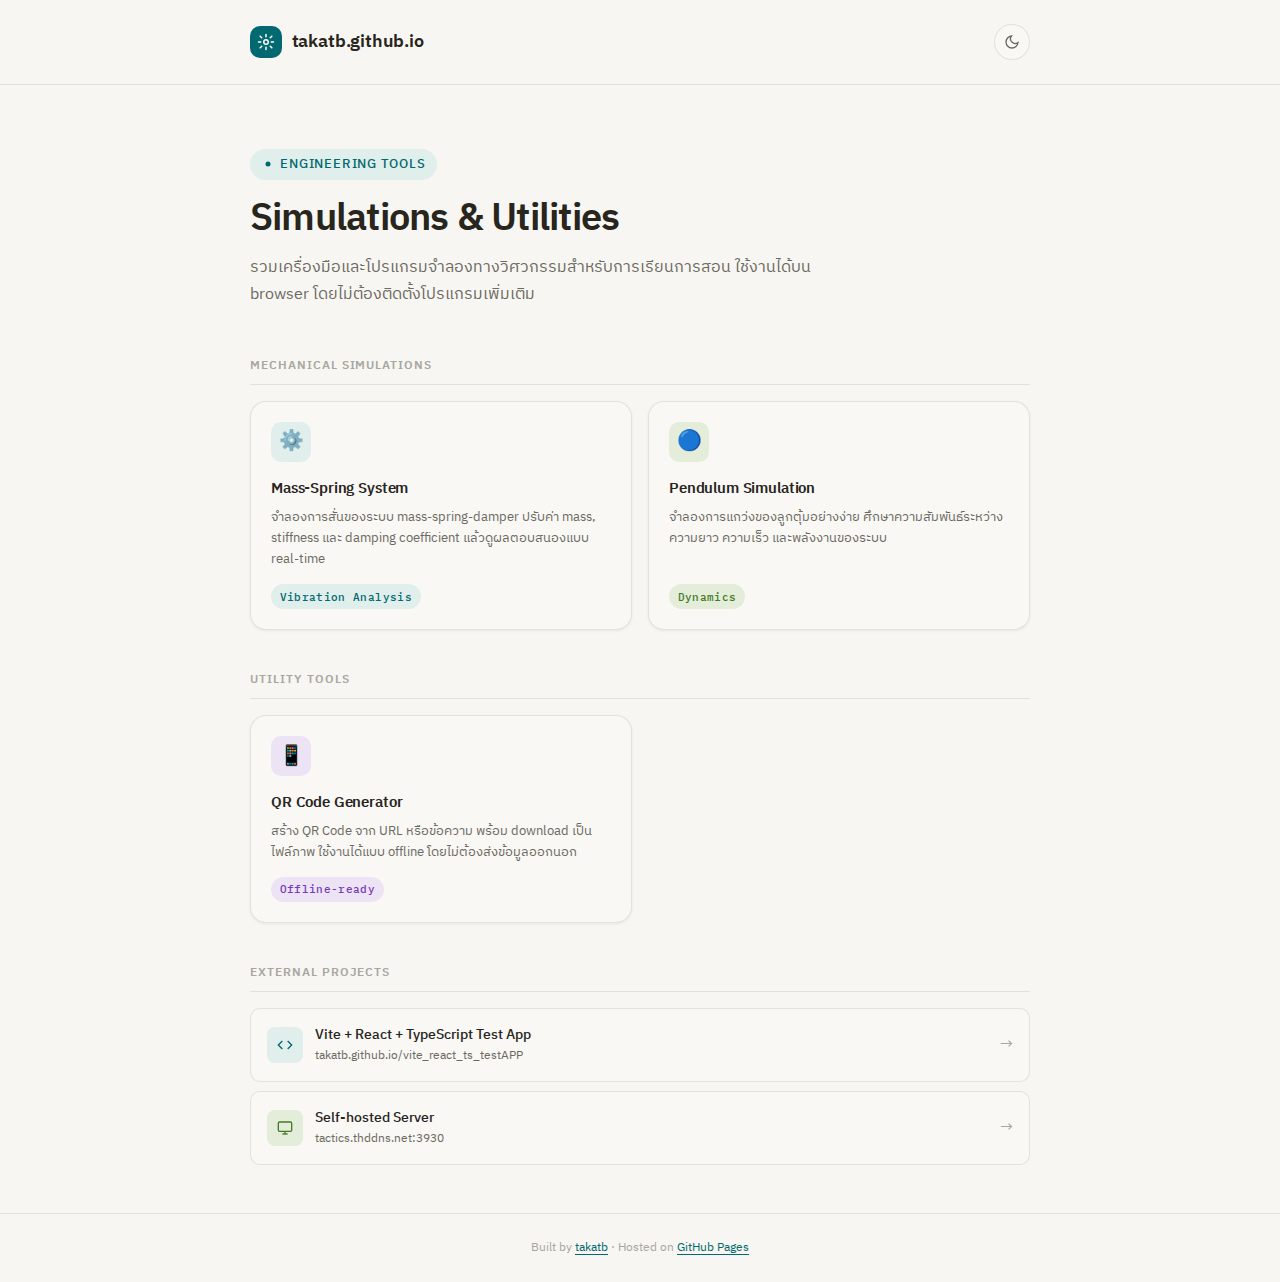
<file: src/pages/index.html>
<!DOCTYPE html>
<html lang="th" data-theme="light">
<head>
  <meta charset="UTF-8">
  <meta name="viewport" content="width=device-width, initial-scale=1.0">
  <title>takatb — Engineering Tools</title>
  <link rel="preconnect" href="https://fonts.googleapis.com">
  <link rel="preconnect" href="https://fonts.gstatic.com" crossorigin>
  <link href="https://fonts.googleapis.com/css2?family=IBM+Plex+Sans+Thai:wght@300;400;500;600&family=IBM+Plex+Mono:wght@400;500&display=swap" rel="stylesheet">
  <style>
    /* === TOKENS === */
    :root, [data-theme="light"] {
      --color-bg:             #f7f6f2;
      --color-surface:        #f9f8f5;
      --color-surface-2:      #ffffff;
      --color-border:         rgba(40,37,29,0.10);
      --color-text:           #28251d;
      --color-text-muted:     #6b6960;
      --color-text-faint:     #a8a79f;
      --color-primary:        #01696f;
      --color-primary-hover:  #0c4e54;
      --color-primary-highlight: #e0eeec;
      --color-accent:         #437a22;
      --color-accent-highlight: #e4edda;
      --color-purple:         #7a39bb;
      --color-purple-highlight: #ece4f5;
      --shadow-sm: 0 1px 3px rgba(40,37,29,0.07);
      --shadow-md: 0 4px 14px rgba(40,37,29,0.09);
      --radius-md: 0.625rem;
      --radius-lg: 1rem;
      --radius-full: 9999px;
      --font-body: 'IBM Plex Sans Thai', 'Helvetica Neue', sans-serif;
      --font-mono: 'IBM Plex Mono', monospace;
      --transition: 180ms cubic-bezier(0.16,1,0.3,1);
    }
    [data-theme="dark"] {
      --color-bg:             #161513;
      --color-surface:        #1c1b18;
      --color-surface-2:      #232219;
      --color-border:         rgba(200,196,185,0.10);
      --color-text:           #d0cfc8;
      --color-text-muted:     #7d7b74;
      --color-text-faint:     #545249;
      --color-primary:        #4f98a3;
      --color-primary-hover:  #227f8b;
      --color-primary-highlight: #1f3535;
      --color-accent:         #6daa45;
      --color-accent-highlight: #253420;
      --color-purple:         #a86fdf;
      --color-purple-highlight: #2e2040;
      --shadow-sm: 0 1px 3px rgba(0,0,0,0.25);
      --shadow-md: 0 4px 14px rgba(0,0,0,0.35);
    }
    @media (prefers-color-scheme:dark){:root:not([data-theme]){
      --color-bg:#161513;--color-surface:#1c1b18;--color-surface-2:#232219;
      --color-border:rgba(200,196,185,0.10);--color-text:#d0cfc8;
      --color-text-muted:#7d7b74;--color-text-faint:#545249;
      --color-primary:#4f98a3;--color-primary-hover:#227f8b;
      --color-primary-highlight:#1f3535;--color-accent:#6daa45;
      --color-accent-highlight:#253420;--color-purple:#a86fdf;
      --color-purple-highlight:#2e2040;
      --shadow-sm:0 1px 3px rgba(0,0,0,0.25);--shadow-md:0 4px 14px rgba(0,0,0,0.35);
    }}

    /* === BASE === */
    *, *::before, *::after { box-sizing: border-box; margin: 0; padding: 0; }
    html { scroll-behavior: smooth; -webkit-font-smoothing: antialiased; }
    body {
      min-height: 100dvh;
      font-family: var(--font-body);
      font-size: clamp(0.9375rem, 0.9rem + 0.2vw, 1rem);
      color: var(--color-text);
      background: var(--color-bg);
      line-height: 1.65;
    }
    a { color: inherit; text-decoration: none; }
    img { display: block; max-width: 100%; }

    /* === LAYOUT === */
    .container {
      max-width: 860px;
      margin-inline: auto;
      padding-inline: clamp(1.25rem, 5vw, 2.5rem);
    }

    /* === HEADER === */
    header {
      padding-block: 1.5rem;
      border-bottom: 1px solid var(--color-border);
      background: var(--color-bg);
      position: sticky; top: 0; z-index: 10;
      backdrop-filter: blur(12px);
      -webkit-backdrop-filter: blur(12px);
    }
    .header-inner {
      display: flex;
      align-items: center;
      justify-content: space-between;
    }
    .logo {
      display: flex;
      align-items: center;
      gap: 0.6rem;
      font-size: 1.1rem;
      font-weight: 600;
      letter-spacing: -0.01em;
    }
    .logo-icon {
      width: 32px; height: 32px;
      background: var(--color-primary);
      border-radius: var(--radius-md);
      display: flex; align-items: center; justify-content: center;
      flex-shrink: 0;
    }
    .logo-icon svg { width: 18px; height: 18px; }

    .theme-toggle {
      width: 36px; height: 36px;
      border-radius: var(--radius-full);
      border: 1px solid var(--color-border);
      background: var(--color-surface);
      cursor: pointer;
      display: flex; align-items: center; justify-content: center;
      color: var(--color-text-muted);
      transition: background var(--transition), border-color var(--transition), color var(--transition);
    }
    .theme-toggle:hover {
      background: var(--color-surface-2);
      color: var(--color-text);
    }

    /* === HERO === */
    .hero {
      padding-block: clamp(2.5rem, 6vw, 4rem) clamp(2rem, 4vw, 3rem);
    }
    .hero-label {
      display: inline-flex;
      align-items: center;
      gap: 0.4rem;
      font-size: 0.8rem;
      font-weight: 500;
      letter-spacing: 0.06em;
      text-transform: uppercase;
      color: var(--color-primary);
      background: var(--color-primary-highlight);
      padding: 0.3rem 0.75rem;
      border-radius: var(--radius-full);
      margin-bottom: 1rem;
    }
    .hero h1 {
      font-size: clamp(1.6rem, 1.2rem + 2vw, 2.4rem);
      font-weight: 600;
      line-height: 1.2;
      letter-spacing: -0.02em;
      margin-bottom: 0.75rem;
    }
    .hero p {
      font-size: clamp(0.9rem, 0.85rem + 0.2vw, 1rem);
      color: var(--color-text-muted);
      max-width: 58ch;
      line-height: 1.7;
    }

    /* === SECTION === */
    .section-title {
      font-size: 0.75rem;
      font-weight: 600;
      letter-spacing: 0.08em;
      text-transform: uppercase;
      color: var(--color-text-faint);
      margin-bottom: 1rem;
      padding-bottom: 0.5rem;
      border-bottom: 1px solid var(--color-border);
    }

    /* === CARDS GRID === */
    .cards {
      display: grid;
      grid-template-columns: repeat(auto-fill, minmax(min(280px, 100%), 1fr));
      gap: 1rem;
      margin-bottom: 2.5rem;
    }

    .card {
      display: flex;
      flex-direction: column;
      background: var(--color-surface);
      border: 1px solid var(--color-border);
      border-radius: var(--radius-lg);
      padding: 1.25rem;
      box-shadow: var(--shadow-sm);
      transition: transform var(--transition), box-shadow var(--transition), border-color var(--transition);
      text-decoration: none;
      color: inherit;
    }
    .card:hover {
      transform: translateY(-2px);
      box-shadow: var(--shadow-md);
      border-color: rgba(1,105,111,0.25);
    }

    .card-icon {
      width: 40px; height: 40px;
      border-radius: var(--radius-md);
      display: flex; align-items: center; justify-content: center;
      margin-bottom: 0.875rem;
      flex-shrink: 0;
      font-size: 1.25rem;
    }
    .icon-teal   { background: var(--color-primary-highlight); color: var(--color-primary); }
    .icon-green  { background: var(--color-accent-highlight);  color: var(--color-accent); }
    .icon-purple { background: var(--color-purple-highlight);  color: var(--color-purple); }

    .card-title {
      font-size: 0.95rem;
      font-weight: 600;
      margin-bottom: 0.35rem;
      letter-spacing: -0.01em;
    }
    .card-desc {
      font-size: 0.83rem;
      color: var(--color-text-muted);
      line-height: 1.6;
      flex: 1;
    }
    .card-tag {
      display: inline-flex;
      align-items: center;
      font-size: 0.7rem;
      font-weight: 500;
      letter-spacing: 0.03em;
      padding: 0.2rem 0.55rem;
      border-radius: var(--radius-full);
      margin-top: 0.875rem;
      width: fit-content;
      font-family: var(--font-mono);
    }
    .tag-teal   { background: var(--color-primary-highlight); color: var(--color-primary); }
    .tag-green  { background: var(--color-accent-highlight);  color: var(--color-accent); }
    .tag-purple { background: var(--color-purple-highlight);  color: var(--color-purple); }

    /* === LINK ITEM === */
    .link-item {
      display: flex;
      align-items: center;
      gap: 0.75rem;
      padding: 0.875rem 1rem;
      background: var(--color-surface);
      border: 1px solid var(--color-border);
      border-radius: var(--radius-md);
      margin-bottom: 0.6rem;
      transition: background var(--transition), border-color var(--transition);
      text-decoration: none;
      color: var(--color-text);
    }
    .link-item:hover {
      background: var(--color-surface-2);
      border-color: rgba(1,105,111,0.25);
    }
    .link-item-label {
      font-size: 0.875rem;
      font-weight: 500;
    }
    .link-item-sub {
      font-size: 0.78rem;
      color: var(--color-text-muted);
    }
    .link-item-arrow {
      margin-left: auto;
      color: var(--color-text-faint);
      font-size: 1rem;
      transition: transform var(--transition), color var(--transition);
    }
    .link-item:hover .link-item-arrow {
      transform: translateX(3px);
      color: var(--color-primary);
    }

    /* === FOOTER === */
    footer {
      margin-top: 3rem;
      padding-block: 1.5rem;
      border-top: 1px solid var(--color-border);
      font-size: 0.78rem;
      color: var(--color-text-faint);
      text-align: center;
    }
    footer a {
      color: var(--color-primary);
      text-decoration: underline;
      text-underline-offset: 3px;
    }
  </style>
</head>
<body>
  <!-- HEADER -->
  <header>
    <div class="container header-inner">
      <div class="logo">
        <div class="logo-icon">
          <svg viewBox="0 0 24 24" fill="none" stroke="white" stroke-width="2" stroke-linecap="round" stroke-linejoin="round">
            <circle cx="12" cy="12" r="3"/>
            <path d="M12 2v3M12 19v3M4.22 4.22l2.12 2.12M17.66 17.66l2.12 2.12M2 12h3M19 12h3M4.22 19.78l2.12-2.12M17.66 6.34l2.12-2.12"/>
          </svg>
        </div>
        takatb.github.io
      </div>
      <button class="theme-toggle" data-theme-toggle aria-label="Switch theme">
        <svg width="16" height="16" viewBox="0 0 24 24" fill="none" stroke="currentColor" stroke-width="2">
          <path d="M21 12.79A9 9 0 1 1 11.21 3 7 7 0 0 0 21 12.79z"/>
        </svg>
      </button>
    </div>
  </header>

  <!-- MAIN -->
  <main>
    <div class="container">
      <!-- HERO -->
      <section class="hero">
        <div class="hero-label">
          <svg width="12" height="12" viewBox="0 0 24 24" fill="currentColor"><circle cx="12" cy="12" r="5"/></svg>
          Engineering Tools
        </div>
        <h1>Simulations &amp; Utilities</h1>
        <p>รวมเครื่องมือและโปรแกรมจำลองทางวิศวกรรมสำหรับการเรียนการสอน
          ใช้งานได้บน browser โดยไม่ต้องติดตั้งโปรแกรมเพิ่มเติม</p>
      </section>

      <!-- SIMULATIONS -->
      <p class="section-title">Mechanical Simulations</p>
      <div class="cards">

        <a href="./mass_spring_simulation.html" class="card">
          <div class="card-icon icon-teal">⚙️</div>
          <div class="card-title">Mass-Spring System</div>
          <div class="card-desc">จำลองการสั่นของระบบ mass-spring-damper
            ปรับค่า mass, stiffness และ damping coefficient
            แล้วดูผลตอบสนองแบบ real-time</div>
          <span class="card-tag tag-teal">Vibration Analysis</span>
        </a>

        <a href="./pendulum_simulation.html" class="card">
          <div class="card-icon icon-green">🔵</div>
          <div class="card-title">Pendulum Simulation</div>
          <div class="card-desc">จำลองการแกว่งของลูกตุ้มอย่างง่าย
            ศึกษาความสัมพันธ์ระหว่างความยาว ความเร็ว
            และพลังงานของระบบ</div>
          <span class="card-tag tag-green">Dynamics</span>
        </a>

      </div>

      <!-- UTILITY TOOLS -->
      <p class="section-title">Utility Tools</p>
      <div class="cards" style="margin-bottom:2.5rem;">
        <a href="./qr_gen.html" class="card">
          <div class="card-icon icon-purple">📱</div>
          <div class="card-title">QR Code Generator</div>
          <div class="card-desc">สร้าง QR Code จาก URL หรือข้อความ
            พร้อม download เป็นไฟล์ภาพ
            ใช้งานได้แบบ offline โดยไม่ต้องส่งข้อมูลออกนอก</div>
          <span class="card-tag tag-purple">Offline-ready</span>
        </a>
      </div>

      <!-- EXTERNAL LINKS -->
      <p class="section-title">External Projects</p>

      <a href="https://takatb.github.io/vite_react_ts_testAPP/" target="_blank" rel="noopener noreferrer" class="link-item">
        <div style="width:36px;height:36px;border-radius:0.5rem;background:var(--color-primary-highlight);display:flex;align-items:center;justify-content:center;color:var(--color-primary);flex-shrink:0;">
          <svg width="16" height="16" viewBox="0 0 24 24" fill="none" stroke="currentColor" stroke-width="2"><polyline points="16 18 22 12 16 6"/><polyline points="8 6 2 12 8 18"/></svg>
        </div>
        <div>
          <div class="link-item-label">Vite + React + TypeScript Test App</div>
          <div class="link-item-sub">takatb.github.io/vite_react_ts_testAPP</div>
        </div>
        <span class="link-item-arrow">→</span>
      </a>

      <a href="http://tactics.thddns.net:3930" target="_blank" rel="noopener noreferrer" class="link-item">
        <div style="width:36px;height:36px;border-radius:0.5rem;background:var(--color-accent-highlight);display:flex;align-items:center;justify-content:center;color:var(--color-accent);flex-shrink:0;">
          <svg width="16" height="16" viewBox="0 0 24 24" fill="none" stroke="currentColor" stroke-width="2"><rect x="2" y="3" width="20" height="14" rx="2" ry="2"/><line x1="8" y1="21" x2="16" y2="21"/><line x1="12" y1="17" x2="12" y2="21"/></svg>
        </div>
        <div>
          <div class="link-item-label">Self-hosted Server</div>
          <div class="link-item-sub">tactics.thddns.net:3930</div>
        </div>
        <span class="link-item-arrow">→</span>
      </a>

    </div>
  </main>

  <!-- FOOTER -->
  <footer>
    <div class="container">
      Built by <a href="https://github.com/takatb" target="_blank" rel="noopener noreferrer">takatb</a> &middot;
      Hosted on <a href="https://pages.github.com" target="_blank" rel="noopener noreferrer">GitHub Pages</a>
    </div>
  </footer>

  <script>
    (function(){
      var t = document.querySelector('[data-theme-toggle]');
      var r = document.documentElement;
      var d = matchMedia('(prefers-color-scheme:dark)').matches ? 'dark' : 'light';
      r.setAttribute('data-theme', d);
      updateIcon();
      t && t.addEventListener('click', function(){
        d = d === 'dark' ? 'light' : 'dark';
        r.setAttribute('data-theme', d);
        t.setAttribute('aria-label', 'Switch to ' + (d==='dark'?'light':'dark') + ' mode');
        updateIcon();
      });
      function updateIcon(){
        if(!t) return;
        t.innerHTML = d === 'dark'
          ? '<svg width="16" height="16" viewBox="0 0 24 24" fill="none" stroke="currentColor" stroke-width="2"><circle cx="12" cy="12" r="5"/><path d="M12 1v2M12 21v2M4.22 4.22l1.42 1.42M18.36 18.36l1.42 1.42M1 12h2M21 12h2M4.22 19.78l1.42-1.42M18.36 5.64l1.42-1.42"/></svg>'
          : '<svg width="16" height="16" viewBox="0 0 24 24" fill="none" stroke="currentColor" stroke-width="2"><path d="M21 12.79A9 9 0 1 1 11.21 3 7 7 0 0 0 21 12.79z"/></svg>';
      }
    })();
  </script>
</body>
</html>
</file>
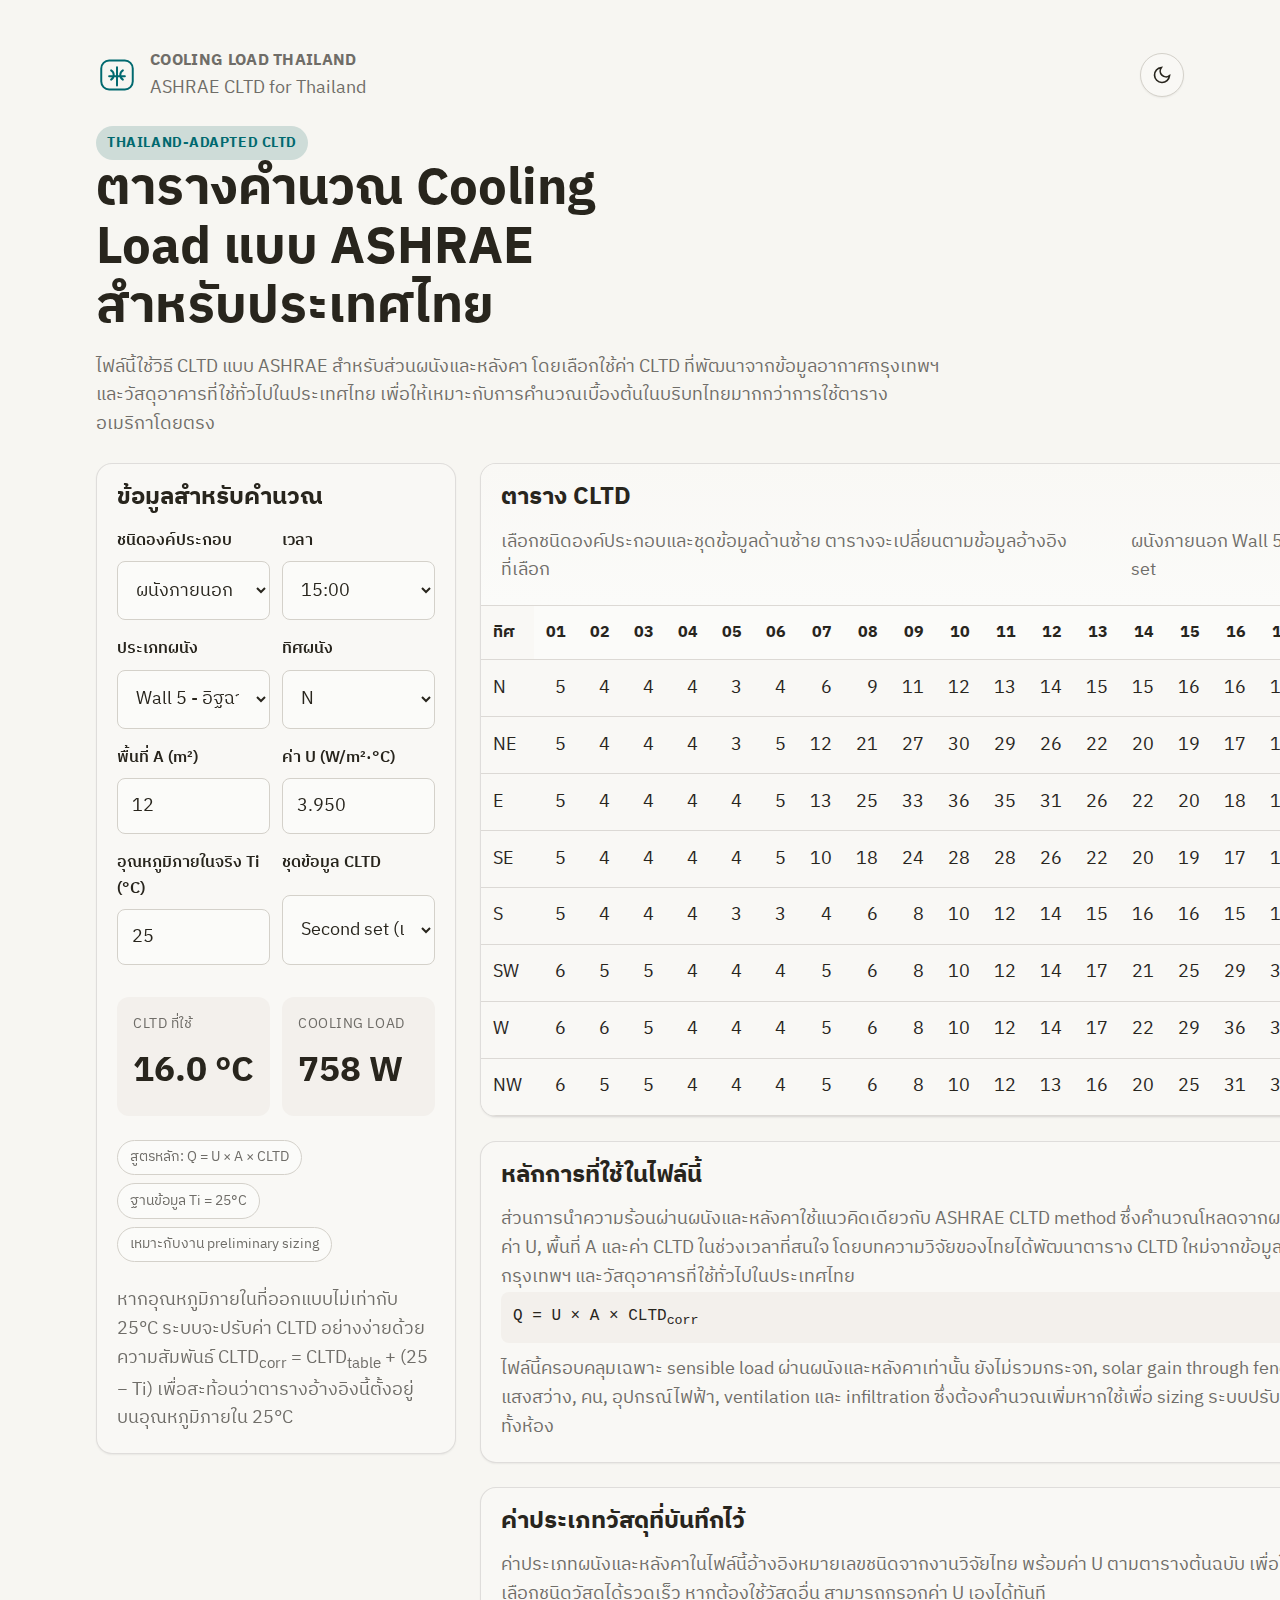
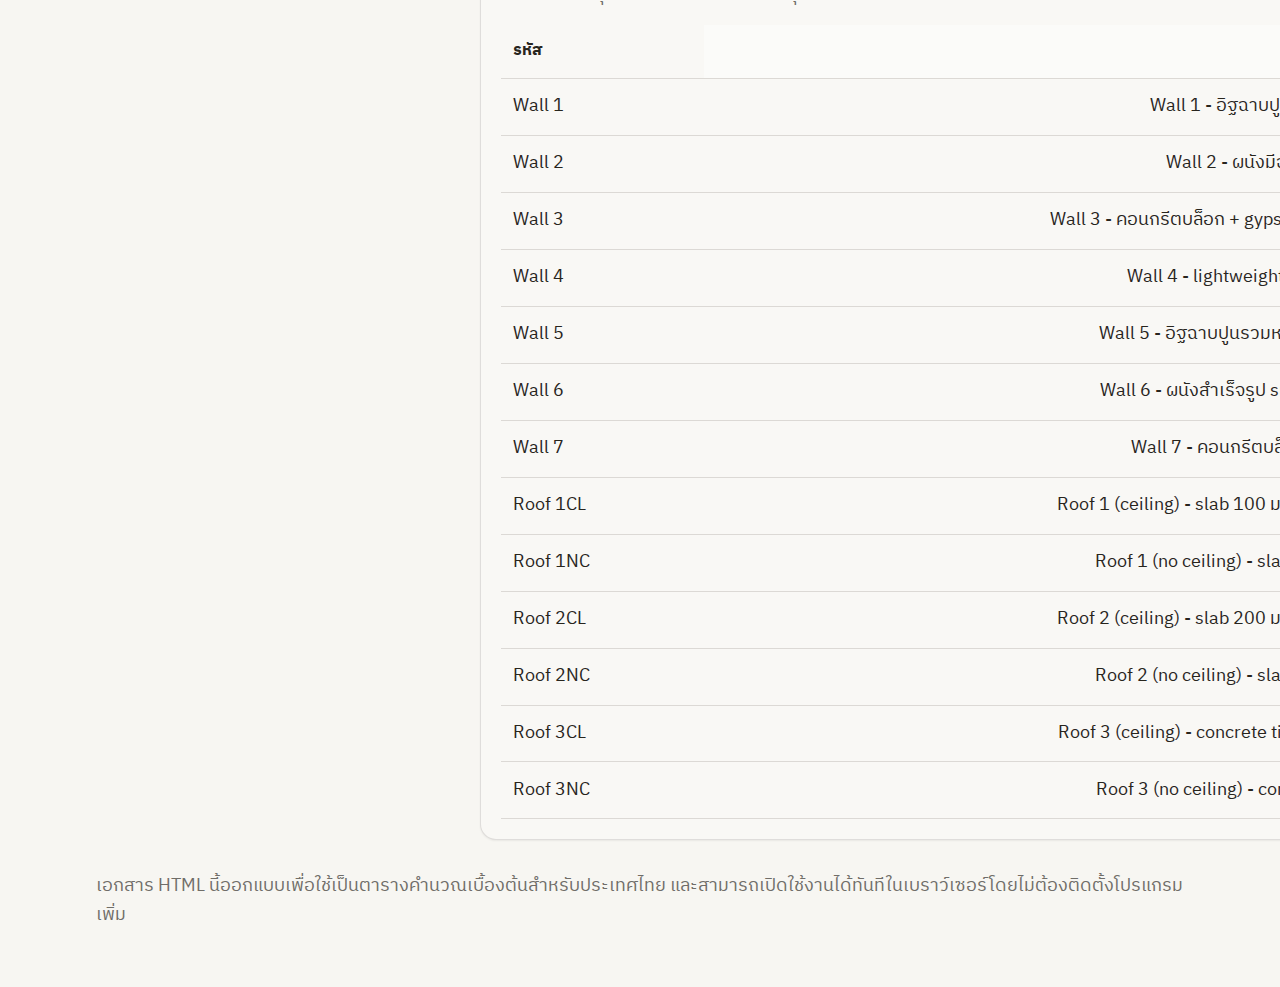
<file: cooling-load-thailand-ashrae.html>
<!DOCTYPE html>
<html lang="th">
<head>
  <meta charset="UTF-8" />
  <meta name="viewport" content="width=device-width, initial-scale=1.0" />
  <title>Thailand Cooling Load Table - ASHRAE CLTD</title>
  <link rel="preconnect" href="https://fonts.googleapis.com">
  <link rel="preconnect" href="https://fonts.gstatic.com" crossorigin>
  <link href="https://fonts.googleapis.com/css2?family=IBM+Plex+Sans+Thai:wght@300;400;500;600;700&display=swap" rel="stylesheet">
  <style>
    :root, [data-theme="light"] {
      --text-xs: clamp(0.75rem, 0.7rem + 0.25vw, 0.875rem);
      --text-sm: clamp(0.875rem, 0.8rem + 0.35vw, 1rem);
      --text-base: clamp(1rem, 0.95rem + 0.25vw, 1.125rem);
      --text-lg: clamp(1.125rem, 1rem + 0.75vw, 1.5rem);
      --text-xl: clamp(1.5rem, 1.2rem + 1.25vw, 2.25rem);
      --text-2xl: clamp(2rem, 1.2rem + 2.5vw, 3.5rem);
      --space-1: 0.25rem; --space-2: 0.5rem; --space-3: 0.75rem; --space-4: 1rem;
      --space-5: 1.25rem; --space-6: 1.5rem; --space-8: 2rem; --space-10: 2.5rem;
      --space-12: 3rem; --space-16: 4rem;
      --color-bg: #f7f6f2; --color-surface: #f9f8f5; --color-surface-2: #fbfbf9;
      --color-surface-offset: #f3f0ec; --color-border: #d4d1ca; --color-divider: #dcd9d5;
      --color-text: #28251d; --color-text-muted: #6f6d68; --color-text-faint: #9b9994;
      --color-text-inverse: #f9f8f4; --color-primary: #01696f; --color-primary-hover: #0c4e54;
      --color-primary-highlight: #cedcd8; --color-warning: #964219; --color-error: #a12c7b;
      --shadow-sm: 0 1px 2px oklch(0.2 0.01 80 / 0.06); --shadow-md: 0 4px 12px oklch(0.2 0.01 80 / 0.08);
      --shadow-lg: 0 12px 32px oklch(0.2 0.01 80 / 0.12); --radius-sm: .375rem; --radius-md: .5rem;
      --radius-lg: .75rem; --radius-xl: 1rem; --radius-full: 9999px; --transition-interactive: 180ms cubic-bezier(0.16, 1, 0.3, 1);
      --font-body: 'IBM Plex Sans Thai', system-ui, sans-serif; --font-display: 'IBM Plex Sans Thai', system-ui, sans-serif;
      --content-default: 1120px;
    }
    [data-theme="dark"] {
      --color-bg: #171614; --color-surface: #1c1b19; --color-surface-2: #201f1d; --color-surface-offset: #22211f;
      --color-border: #393836; --color-divider: #262523; --color-text: #e1dfdb; --color-text-muted: #b0ada7;
      --color-text-faint: #7c7974; --color-text-inverse: #2b2a28; --color-primary: #4f98a3; --color-primary-hover: #227f8b;
      --color-primary-highlight: #313b3b; --shadow-sm: 0 1px 2px oklch(0 0 0 / 0.2); --shadow-md: 0 4px 12px oklch(0 0 0 / 0.3); --shadow-lg: 0 12px 32px oklch(0 0 0 / 0.4);
    }
    *,:before,:after{box-sizing:border-box;margin:0;padding:0}
    html{-webkit-text-size-adjust:none;text-size-adjust:none;scroll-behavior:smooth}
    body{min-height:100dvh;line-height:1.6;font-family:var(--font-body);font-size:var(--text-base);color:var(--color-text);background:var(--color-bg)}
    img,svg{display:block;max-width:100%;height:auto}
    button,input,select{font:inherit;color:inherit}
    h1,h2,h3{line-height:1.15;text-wrap:balance}
    p{max-width:78ch;text-wrap:pretty}
    a,button,input,select{transition:background var(--transition-interactive),color var(--transition-interactive),border-color var(--transition-interactive),box-shadow var(--transition-interactive)}
    :focus-visible{outline:2px solid var(--color-primary);outline-offset:3px;border-radius:var(--radius-sm)}
    .shell{max-width:var(--content-default);margin-inline:auto;padding:var(--space-4)}
    .skip-link{position:absolute;left:-9999px;top:auto}.skip-link:focus{left:var(--space-4);top:var(--space-4);background:var(--color-primary);color:var(--color-text-inverse);padding:var(--space-2) var(--space-3);border-radius:var(--radius-md);z-index:10}
    header{padding-block:var(--space-8) var(--space-6)}
    .topbar{display:flex;justify-content:space-between;align-items:center;gap:var(--space-4);margin-bottom:var(--space-6)}
    .brand{display:flex;align-items:center;gap:var(--space-3)}
    .logo{width:42px;height:42px;color:var(--color-primary)}
    .brand-title{font-size:var(--text-sm);font-weight:700;letter-spacing:.02em;text-transform:uppercase;color:var(--color-text-muted)}
    h1{font-family:var(--font-display);font-size:var(--text-2xl);font-weight:700;max-width:18ch}
    .lead{margin-top:var(--space-4);color:var(--color-text-muted)}
    .theme-toggle{min-width:44px;min-height:44px;border:1px solid var(--color-border);border-radius:var(--radius-full);padding:var(--space-2);display:grid;place-items:center;background:var(--color-surface);box-shadow:var(--shadow-sm)}
    .grid{display:grid;grid-template-columns:360px 1fr;gap:var(--space-6)}
    .panel,.table-card,.note-card{background:var(--color-surface);border:1px solid color-mix(in oklab, var(--color-text) 12%, transparent);border-radius:var(--radius-xl);box-shadow:var(--shadow-sm)}
    .panel{padding:var(--space-5);position:sticky;top:var(--space-4);align-self:start}
    .panel h2,.table-card h2,.note-card h2{font-size:var(--text-lg);margin-bottom:var(--space-4)}
    .field{display:grid;gap:var(--space-2);margin-bottom:var(--space-4)}
    .field-row{display:grid;grid-template-columns:1fr 1fr;gap:var(--space-3)}
    label{font-size:var(--text-sm);font-weight:600}
    input,select{width:100%;padding:.78rem .9rem;border:1px solid var(--color-border);border-radius:var(--radius-md);background:var(--color-surface-2)}
    .chips{display:flex;flex-wrap:wrap;gap:var(--space-2)}
    .chip{border:1px solid var(--color-border);background:var(--color-surface-2);border-radius:var(--radius-full);padding:.35rem .75rem;font-size:var(--text-xs);color:var(--color-text-muted)}
    .summary{display:grid;grid-template-columns:repeat(2,minmax(0,1fr));gap:var(--space-3);margin-top:var(--space-4)}
    .metric{background:var(--color-surface-offset);border-radius:var(--radius-lg);padding:var(--space-4)}
    .metric .label{font-size:var(--text-xs);text-transform:uppercase;letter-spacing:.04em;color:var(--color-text-muted)}
    .metric .value{font-size:var(--text-xl);font-weight:700;margin-top:var(--space-2)}
    .table-card{overflow:hidden}
    .table-head{display:flex;justify-content:space-between;align-items:end;gap:var(--space-4);padding:var(--space-5);border-bottom:1px solid var(--color-divider);background:linear-gradient(180deg,var(--color-surface),var(--color-surface-2))}
    .table-wrap{overflow:auto}
    table{width:100%;border-collapse:collapse;min-width:920px}
    th,td{padding:.85rem .75rem;border-bottom:1px solid var(--color-divider);text-align:right;vertical-align:middle;white-space:nowrap}
    th:first-child,td:first-child{text-align:left;position:sticky;left:0;background:var(--color-surface);z-index:1}
    thead th{position:sticky;top:0;background:var(--color-surface-2);z-index:2;font-size:var(--text-sm)}
    tbody tr:hover td{background:color-mix(in oklab,var(--color-primary) 4%,var(--color-surface))}
    tbody tr:hover td:first-child{background:color-mix(in oklab,var(--color-primary) 6%,var(--color-surface))}
    .section{margin-top:var(--space-6)}
    .note-card{padding:var(--space-5)}
    .formula{font-family:ui-monospace,SFMono-Regular,Menlo,monospace;background:var(--color-surface-offset);padding:var(--space-3);border-radius:var(--radius-md);display:block;overflow:auto;font-size:var(--text-sm)}
    .muted{color:var(--color-text-muted)}
    .badge{display:inline-flex;align-items:center;gap:.4rem;padding:.35rem .7rem;border-radius:var(--radius-full);background:var(--color-primary-highlight);color:var(--color-primary);font-size:var(--text-xs);font-weight:700;text-transform:uppercase;letter-spacing:.04em}
    footer{padding:var(--space-8) 0 var(--space-10);color:var(--color-text-muted)}
    @media (max-width: 980px){.grid{grid-template-columns:1fr}.panel{position:static}.summary{grid-template-columns:1fr 1fr}}
    @media (max-width: 640px){.field-row,.summary,.table-head{grid-template-columns:1fr;display:grid}.shell{padding:var(--space-3)}h1{max-width:100%}}
    @media print{.theme-toggle,.panel .muted:last-child{display:none}.panel{position:static}body{background:#fff;color:#000}.panel,.table-card,.note-card{box-shadow:none;border:1px solid #bbb}}
  </style>
</head>
<body>
  <a class="skip-link" href="#main">ข้ามไปยังเนื้อหา</a>
  <div class="shell">
    <header>
      <div class="topbar">
        <div class="brand">
          <svg class="logo" viewBox="0 0 64 64" fill="none" aria-label="Cooling Load Thailand logo" role="img">
            <rect x="8" y="10" width="48" height="44" rx="12" stroke="currentColor" stroke-width="3"></rect>
            <path d="M20 34h24M32 20v28M23 25c2.5 1.5 4 4.2 4 7s-1.5 5.5-4 7M41 25c-2.5 1.5-4 4.2-4 7s1.5 5.5 4 7" stroke="currentColor" stroke-width="3" stroke-linecap="round"></path>
          </svg>
          <div>
            <div class="brand-title">Cooling Load Thailand</div>
            <div class="muted">ASHRAE CLTD for Thailand</div>
          </div>
        </div>
        <button class="theme-toggle" type="button" data-theme-toggle aria-label="Switch theme"></button>
      </div>
      <span class="badge">Thailand-adapted CLTD</span>
      <h1>ตารางคำนวณ Cooling Load แบบ ASHRAE สำหรับประเทศไทย</h1>
      <p class="lead">ไฟล์นี้ใช้วิธี CLTD แบบ ASHRAE สำหรับส่วนผนังและหลังคา โดยเลือกใช้ค่า CLTD ที่พัฒนาจากข้อมูลอากาศกรุงเทพฯ และวัสดุอาคารที่ใช้ทั่วไปในประเทศไทย เพื่อให้เหมาะกับการคำนวณเบื้องต้นในบริบทไทยมากกว่าการใช้ตารางอเมริกาโดยตรง</p>
    </header>

    <main id="main" class="grid">
      <aside class="panel" aria-label="แบบฟอร์มคำนวณ">
        <h2>ข้อมูลสำหรับคำนวณ</h2>
        <div class="field-row">
          <div class="field">
            <label for="component">ชนิดองค์ประกอบ</label>
            <select id="component">
              <option value="wall">ผนังภายนอก</option>
              <option value="roof">หลังคา</option>
            </select>
          </div>
          <div class="field">
            <label for="hour">เวลา</label>
            <select id="hour"></select>
          </div>
        </div>

        <div class="field-row wall-only">
          <div class="field">
            <label for="wallType">ประเภทผนัง</label>
            <select id="wallType"></select>
          </div>
          <div class="field">
            <label for="orientation">ทิศผนัง</label>
            <select id="orientation">
              <option>N</option><option>NE</option><option>E</option><option>SE</option>
              <option>S</option><option>SW</option><option>W</option><option>NW</option>
            </select>
          </div>
        </div>

        <div class="field roof-only" style="display:none">
          <label for="roofType">ประเภทหลังคา</label>
          <select id="roofType"></select>
        </div>

        <div class="field-row">
          <div class="field">
            <label for="area">พื้นที่ A (m²)</label>
            <input id="area" type="number" min="0" step="0.01" value="12">
          </div>
          <div class="field">
            <label for="uvalue">ค่า U (W/m²·°C)</label>
            <input id="uvalue" type="number" min="0" step="0.001" value="3.950">
          </div>
        </div>

        <div class="field-row">
          <div class="field">
            <label for="ti">อุณหภูมิภายในจริง Ti (°C)</label>
            <input id="ti" type="number" step="0.1" value="25">
          </div>
          <div class="field">
            <label for="cltdBase">ชุดข้อมูล CLTD</label>
            <select id="cltdBase">
              <option value="second" selected>Second set (เน้น peak load)</option>
              <option value="first">First set (ใช้งานทั่วไป)</option>
            </select>
          </div>
        </div>

        <div class="summary" aria-live="polite">
          <div class="metric">
            <div class="label">CLTD ที่ใช้</div>
            <div class="value" id="cltdValue">-</div>
          </div>
          <div class="metric">
            <div class="label">Cooling Load</div>
            <div class="value" id="loadValue">-</div>
          </div>
        </div>

        <div class="section">
          <div class="chips">
            <span class="chip">สูตรหลัก: Q = U × A × CLTD</span>
            <span class="chip">ฐานข้อมูล Ti = 25°C</span>
            <span class="chip">เหมาะกับงาน preliminary sizing</span>
          </div>
        </div>

        <p class="muted section">หากอุณหภูมิภายในที่ออกแบบไม่เท่ากับ 25°C ระบบจะปรับค่า CLTD อย่างง่ายด้วยความสัมพันธ์ CLTD<sub>corr</sub> = CLTD<sub>table</sub> + (25 − Ti) เพื่อสะท้อนว่าตารางอ้างอิงนี้ตั้งอยู่บนอุณหภูมิภายใน 25°C</p>
      </aside>

      <section>
        <article class="table-card">
          <div class="table-head">
            <div>
              <h2>ตาราง CLTD</h2>
              <p class="muted">เลือกชนิดองค์ประกอบและชุดข้อมูลด้านซ้าย ตารางจะเปลี่ยนตามข้อมูลอ้างอิงที่เลือก</p>
            </div>
            <div class="muted" id="tableCaption">ผนังภายนอก</div>
          </div>
          <div class="table-wrap">
            <table id="cltdTable" aria-describedby="tableCaption"></table>
          </div>
        </article>

        <article class="note-card section">
          <h2>หลักการที่ใช้ในไฟล์นี้</h2>
          <p class="muted">ส่วนการนำความร้อนผ่านผนังและหลังคาใช้แนวคิดเดียวกับ ASHRAE CLTD method ซึ่งคำนวณโหลดจากผลคูณของค่า U, พื้นที่ A และค่า CLTD ในช่วงเวลาที่สนใจ โดยบทความวิจัยของไทยได้พัฒนาตาราง CLTD ใหม่จากข้อมูลอากาศกรุงเทพฯ และวัสดุอาคารที่ใช้ทั่วไปในประเทศไทย</p>
          <span class="formula">Q = U × A × CLTD<sub>corr</sub></span>
          <p class="muted" style="margin-top:var(--space-3)">ไฟล์นี้ครอบคลุมเฉพาะ sensible load ผ่านผนังและหลังคาเท่านั้น ยังไม่รวมกระจก, solar gain through fenestration, แสงสว่าง, คน, อุปกรณ์ไฟฟ้า, ventilation และ infiltration ซึ่งต้องคำนวณเพิ่มหากใช้เพื่อ sizing ระบบปรับอากาศทั้งห้อง</p>
        </article>

        <article class="note-card section">
          <h2>ค่าประเภทวัสดุที่บันทึกไว้</h2>
          <p class="muted">ค่าประเภทผนังและหลังคาในไฟล์นี้อ้างอิงหมายเลขชนิดจากงานวิจัยไทย พร้อมค่า U ตามตารางต้นฉบับ เพื่อให้ผู้ใช้เลือกชนิดวัสดุได้รวดเร็ว หากต้องใช้วัสดุอื่น สามารถกรอกค่า U เองได้ทันที</p>
          <div class="table-wrap" style="margin-top:var(--space-4)">
            <table>
              <thead>
                <tr><th>รหัส</th><th>รายละเอียด</th><th>U (W/m²·°C)</th></tr>
              </thead>
              <tbody id="materialTable"></tbody>
            </table>
          </div>
        </article>
      </section>
    </main>

    <footer>
      เอกสาร HTML นี้ออกแบบเพื่อใช้เป็นตารางคำนวณเบื้องต้นสำหรับประเทศไทย และสามารถเปิดใช้งานได้ทันทีในเบราว์เซอร์โดยไม่ต้องติดตั้งโปรแกรมเพิ่ม
    </footer>
  </div>

  <script>
    const wallMeta = {
      1: { name: 'Wall 1 - อิฐฉาบปูน 150 มม.', u: 1.222 },
      2: { name: 'Wall 2 - ผนังมีฉนวนกลาง', u: 0.111 },
      3: { name: 'Wall 3 - คอนกรีตบล็อก + gypsum board', u: 1.703 },
      4: { name: 'Wall 4 - lightweight concrete', u: 3.527 },
      5: { name: 'Wall 5 - อิฐฉาบปูนรวมหนา 80 มม.', u: 3.950 },
      6: { name: 'Wall 6 - ผนังสำเร็จรูป superblock', u: 2.936 },
      7: { name: 'Wall 7 - คอนกรีตบล็อกฉาบปูน', u: 1.333 }
    };

    const roofMeta = {
      '1CL': { name: 'Roof 1 (ceiling) - slab 100 มม. + ฉนวน', u: 0.391 },
      '1NC': { name: 'Roof 1 (no ceiling) - slab 100 มม.', u: 3.448 },
      '2CL': { name: 'Roof 2 (ceiling) - slab 200 มม. + ฉนวน', u: 0.380 },
      '2NC': { name: 'Roof 2 (no ceiling) - slab 200 มม.', u: 2.783 },
      '3CL': { name: 'Roof 3 (ceiling) - concrete tile + ฉนวน', u: 0.536 },
      '3NC': { name: 'Roof 3 (no ceiling) - concrete tile', u: 4.292 }
    };

    const wallFirst = {
      5: {
        N:[4,3,3,3,2,3,4,7,10,13,14,15,16,17,17,18,17,16,13,10,8,6,5,5],
        NE:[4,3,3,3,2,3,7,13,20,24,25,23,21,19,18,16,15,12,10,8,7,6,5,4],
        E:[4,3,3,3,2,3,8,15,23,27,28,25,22,20,18,17,15,13,10,8,7,6,5,4],
        SE:[4,3,3,3,2,3,6,11,17,20,22,21,19,18,17,16,14,12,10,8,7,6,5,4],
        S:[4,3,3,2,2,2,3,5,8,10,12,13,14,15,15,15,13,11,9,7,6,5,5,4],
        SW:[5,4,4,3,3,3,4,5,7,10,12,13,16,19,23,26,27,24,19,14,11,8,7,6],
        W:[6,5,4,3,3,3,4,6,8,10,12,13,17,22,28,33,35,33,26,19,14,10,8,7],
        NW:[5,4,4,3,3,3,4,5,7,10,12,13,16,21,25,29,31,30,23,17,13,10,8,6]
      }
    };

    const wallSecond = {
      5: {
        N:[5,4,4,4,3,4,6,9,11,12,13,14,15,15,16,16,16,15,12,10,8,7,6,5],
        NE:[5,4,4,4,3,5,12,21,27,30,29,26,22,20,19,17,16,13,11,9,8,7,6,5],
        E:[5,4,4,4,4,5,13,25,33,36,35,31,26,22,20,18,16,14,11,10,8,7,6,5],
        SE:[5,4,4,4,4,5,10,18,24,28,28,26,22,20,19,17,16,13,11,9,8,7,6,5],
        S:[5,4,4,4,3,3,4,6,8,10,12,14,15,16,16,15,14,12,10,8,7,6,6,5],
        SW:[6,5,5,4,4,4,5,6,8,10,12,14,17,21,25,29,31,27,20,15,12,10,8,7],
        W:[6,6,5,4,4,4,5,6,8,10,12,14,17,22,29,36,39,34,25,19,14,11,9,8],
        NW:[6,5,5,4,4,4,5,6,8,10,12,13,16,20,25,31,33,29,22,16,13,10,8,7]
      }
    };

    const roofFirst = {
      '1CL':[14,12,11,9,8,7,7,7,9,12,17,22,27,31,34,36,36,34,31,28,24,21,19,16],
      '1NC':[6,5,4,3,3,2,3,5,10,16,22,27,31,35,36,35,32,28,23,19,15,12,10,8],
      '2CL':[21,20,19,18,17,16,15,14,14,15,16,18,20,22,24,26,27,27,27,26,25,24,23,23],
      '2NC':[16,14,13,12,10,9,8,8,8,10,12,15,18,21,24,26,28,28,27,25,23,21,19,18],
      '3CL':[12,11,10,8,7,7,7,8,11,16,21,26,31,34,36,36,35,32,28,25,22,19,16,14],
      '3NC':[6,5,4,3,3,2,4,7,11,17,23,27,31,33,33,32,28,24,20,16,13,11,9,7]
    };

    const roofSecond = {
      '1CL':[17,15,14,12,11,10,9,9,12,16,21,27,32,36,39,41,41,39,36,32,28,25,22,19],
      '1NC':[8,7,6,5,4,3,4,7,13,19,26,32,37,39,40,39,36,31,26,21,17,14,12,10],
      '2CL':[25,24,22,21,20,19,18,17,17,17,18,19,22,24,26,28,30,31,31,31,30,29,28,26],
      '2NC':[19,17,15,14,13,11,10,10,11,12,15,18,22,25,28,30,32,32,31,29,27,25,22,20],
      '3CL':[15,14,12,11,10,9,9,11,15,20,26,32,36,39,41,42,40,36,32,29,25,22,19,17],
      '3NC':[8,7,6,5,4,4,5,9,15,21,27,32,36,37,38,36,32,27,23,19,16,13,11,9]
    };

    const hourSel = document.getElementById('hour');
    const componentSel = document.getElementById('component');
    const wallTypeSel = document.getElementById('wallType');
    const orientationSel = document.getElementById('orientation');
    const roofTypeSel = document.getElementById('roofType');
    const uInput = document.getElementById('uvalue');
    const areaInput = document.getElementById('area');
    const tiInput = document.getElementById('ti');
    const cltdBaseSel = document.getElementById('cltdBase');
    const cltdValue = document.getElementById('cltdValue');
    const loadValue = document.getElementById('loadValue');
    const cltdTable = document.getElementById('cltdTable');
    const tableCaption = document.getElementById('tableCaption');
    const materialTable = document.getElementById('materialTable');
    const wallOnly = document.querySelector('.wall-only');
    const roofOnly = document.querySelector('.roof-only');

    for (let i = 1; i <= 24; i++) {
      const op = document.createElement('option');
      op.value = i;
      op.textContent = `${String(i).padStart(2,'0')}:00`;
      if (i === 15) op.selected = true;
      hourSel.appendChild(op);
    }

    Object.entries(wallMeta).forEach(([key, val]) => {
      const op = document.createElement('option');
      op.value = key;
      op.textContent = val.name;
      if (key === '5') op.selected = true;
      wallTypeSel.appendChild(op);
    });

    Object.entries(roofMeta).forEach(([key, val]) => {
      const op = document.createElement('option');
      op.value = key;
      op.textContent = val.name;
      roofTypeSel.appendChild(op);
    });

    function getDataset() {
      return cltdBaseSel.value === 'first' ? { wall: wallFirst, roof: roofFirst, label: 'First set' } : { wall: wallSecond, roof: roofSecond, label: 'Second set' };
    }

    function updateUValue() {
      if (componentSel.value === 'wall') {
        uInput.value = wallMeta[wallTypeSel.value].u.toFixed(3);
      } else {
        uInput.value = roofMeta[roofTypeSel.value].u.toFixed(3);
      }
    }

    function renderMaterials() {
      const rows = [];
      Object.entries(wallMeta).forEach(([k,v]) => rows.push(`<tr><td>Wall ${k}</td><td>${v.name}</td><td>${v.u.toFixed(3)}</td></tr>`));
      Object.entries(roofMeta).forEach(([k,v]) => rows.push(`<tr><td>Roof ${k}</td><td>${v.name}</td><td>${v.u.toFixed(3)}</td></tr>`));
      materialTable.innerHTML = rows.join('');
    }

    function renderTable() {
      const ds = getDataset();
      if (componentSel.value === 'wall') {
        const wallNo = wallTypeSel.value;
        const data = ds.wall[wallNo];
        const headers = ['ทิศ', ...Array.from({length:24}, (_,i)=>String(i+1).padStart(2,'0'))];
        const rows = Object.entries(data).map(([ori, vals]) => `<tr><td>${ori}</td>${vals.map(v=>`<td>${v}</td>`).join('')}</tr>`).join('');
        cltdTable.innerHTML = `<thead><tr>${headers.map(h=>`<th>${h}</th>`).join('')}</tr></thead><tbody>${rows}</tbody>`;
        tableCaption.textContent = `ผนังภายนอก ${wallMeta[wallNo].name} — ${ds.label}`;
      } else {
        const headers = ['ชนิดหลังคา', ...Array.from({length:24}, (_,i)=>String(i+1).padStart(2,'0'))];
        const rows = Object.entries(ds.roof).map(([key, vals]) => `<tr><td>${roofMeta[key].name}</td>${vals.map(v=>`<td>${v}</td>`).join('')}</tr>`).join('');
        cltdTable.innerHTML = `<thead><tr>${headers.map(h=>`<th>${h}</th>`).join('')}</tr></thead><tbody>${rows}</tbody>`;
        tableCaption.textContent = `หลังคา — ${ds.label}`;
      }
    }

    function calculate() {
      const ds = getDataset();
      const hourIndex = Number(hourSel.value) - 1;
      const Ti = Number(tiInput.value || 25);
      const U = Number(uInput.value || 0);
      const A = Number(areaInput.value || 0);
      let baseCltd = 0;

      if (componentSel.value === 'wall') {
        baseCltd = ds.wall[wallTypeSel.value][orientationSel.value][hourIndex];
      } else {
        baseCltd = ds.roof[roofTypeSel.value][hourIndex];
      }

      const correctedCltd = baseCltd + (25 - Ti);
      const Q = U * A * correctedCltd;
      cltdValue.textContent = `${correctedCltd.toFixed(1)} °C`;
      loadValue.textContent = `${Q.toFixed(0)} W`;
    }

    function syncView() {
      const isWall = componentSel.value === 'wall';
      wallOnly.style.display = isWall ? 'grid' : 'none';
      roofOnly.style.display = isWall ? 'none' : 'block';
      updateUValue();
      renderTable();
      calculate();
    }

    [componentSel, wallTypeSel, orientationSel, roofTypeSel, hourSel, areaInput, uInput, tiInput, cltdBaseSel].forEach(el => el.addEventListener('input', () => {
      if (el === componentSel || el === wallTypeSel || el === roofTypeSel || el === cltdBaseSel) renderTable();
      if (el === componentSel) syncView();
      else if (el === wallTypeSel || el === roofTypeSel) { updateUValue(); calculate(); }
      else calculate();
    }));

    (function(){
      const t=document.querySelector('[data-theme-toggle]'),r=document.documentElement;
      let d=matchMedia('(prefers-color-scheme:dark)').matches?'dark':'light';
      const icon = mode => mode==='dark'
        ? '<svg width="20" height="20" viewBox="0 0 24 24" fill="none" stroke="currentColor" stroke-width="2"><circle cx="12" cy="12" r="5"/><path d="M12 1v2M12 21v2M4.22 4.22l1.42 1.42M18.36 18.36l1.42 1.42M1 12h2M21 12h2M4.22 19.78l1.42-1.42M18.36 5.64l1.42-1.42"/></svg>'
        : '<svg width="20" height="20" viewBox="0 0 24 24" fill="none" stroke="currentColor" stroke-width="2"><path d="M21 12.79A9 9 0 1 1 11.21 3 7 7 0 0 0 21 12.79z"/></svg>';
      r.setAttribute('data-theme',d); t.innerHTML=icon(d);
      t.addEventListener('click',()=>{d=d==='dark'?'light':'dark';r.setAttribute('data-theme',d);t.innerHTML=icon(d);});
    })();

    renderMaterials();
    syncView();
  </script>
</body>
</html>
</file>
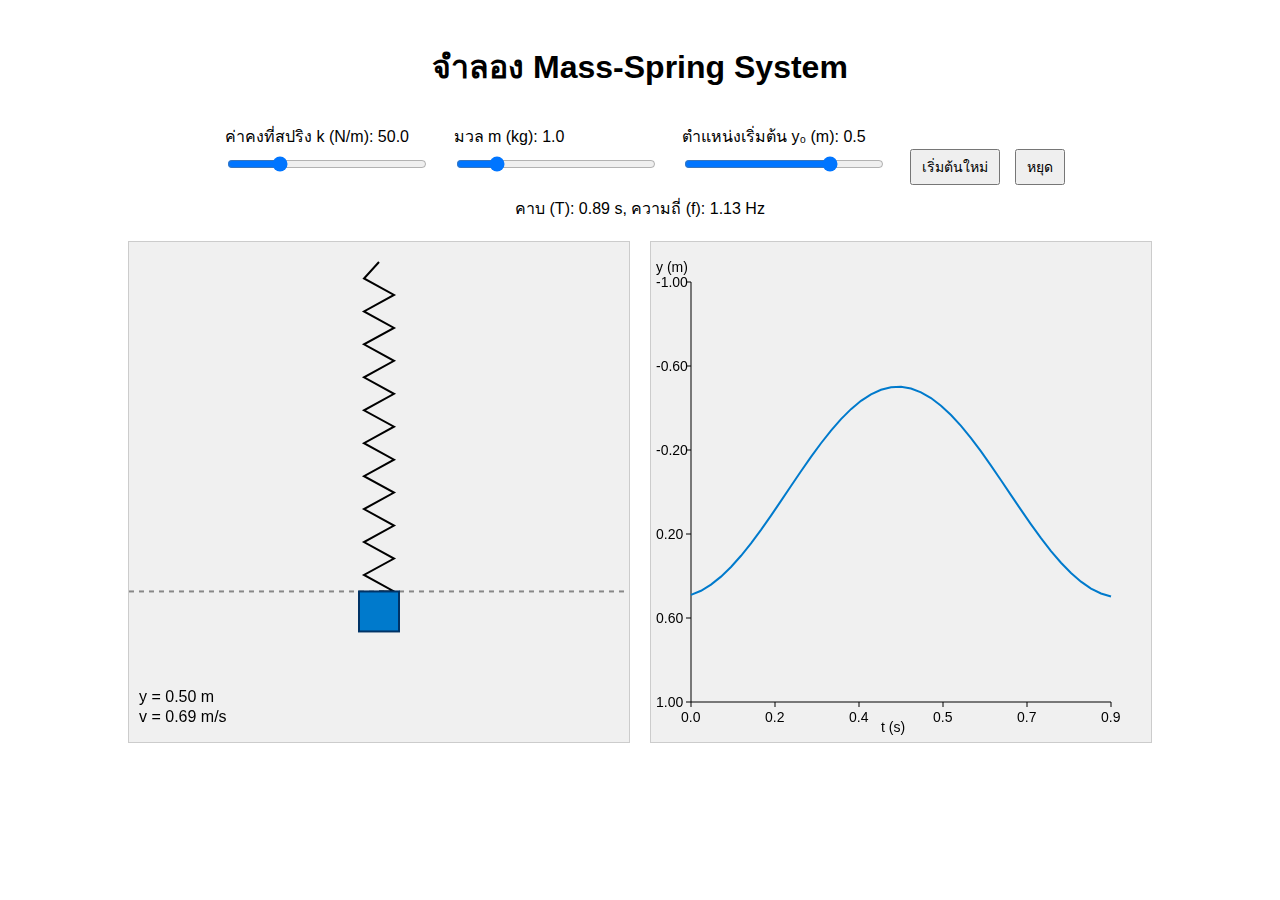
<file: mass_spring_simulation.html>
<!DOCTYPE html>
<html lang="th">
<head>
  <meta charset="UTF-8">
  <meta name="viewport" content="width=device-width, initial-scale=1.0">
  <title>จำลอง Mass-Spring System แนวตั้ง (แก้ไขสเกลกราฟ)</title>
  <style>
    body { font-family: Arial, sans-serif; margin: 0; padding: 20px; }
    #controls { margin-bottom: 10px; text-align: center; }
    .control-group { margin: 10px; display: inline-block; text-align: left; }
    label { display: block; margin-bottom: 5px; }
    input[type=range] { width: 200px; }
    #info { margin-bottom: 20px; text-align: center; font-size: 16px; }
    #container { display: flex; justify-content: center; align-items: flex-start; }
    canvas { background: #f0f0f0; border: 1px solid #ccc; margin: 0 10px; }
    button { margin-left: 10px; padding: 5px 10px; font-size: 14px; }
  </style>
</head>
<body>
  <h1 style="text-align:center;">จำลอง Mass-Spring System </h1>
  <div id="controls">
    <div class="control-group">
      <label>ค่าคงที่สปริง k (N/m): <span id="k-value">50.0</span></label>
      <input type="range" id="k" min="1" max="200" step="1" value="50">
    </div>
    <div class="control-group">
      <label>มวล m (kg): <span id="m-value">1.0</span></label>
      <input type="range" id="m" min="0.1" max="5.0" step="0.1" value="1.0">
    </div>
    <div class="control-group">
      <label>ตำแหน่งเริ่มต้น y₀ (m): <span id="y0-value">0.5</span></label>
      <input type="range" id="y0" min="-1" max="1" step="0.1" value="0.5">
    </div>
    <button id="reset">เริ่มต้นใหม่</button>
    <button id="pause">หยุด</button>
  </div>
  <div id="info">
    คาบ (T): <span id="period">0.00</span> s, ความถี่ (f): <span id="freq">0.00</span> Hz
  </div>
  <div id="container">
    <canvas id="canvasSim" width="500" height="500"></canvas>
    <canvas id="canvasPlot" width="500" height="500"></canvas>
  </div>
  <script>
    document.addEventListener('DOMContentLoaded', () => {
      const simCanvas = document.getElementById('canvasSim');
      const simCtx = simCanvas.getContext('2d');
      const plotCanvas = document.getElementById('canvasPlot');
      const plotCtx = plotCanvas.getContext('2d');
      simCtx.font = '16px sans-serif';
      plotCtx.font = '14px sans-serif';

      const kControl = document.getElementById('k');
      const mControl = document.getElementById('m');
      const y0Control = document.getElementById('y0');
      const resetBtn = document.getElementById('reset');
      const pauseBtn = document.getElementById('pause');
      const kVal = document.getElementById('k-value');
      const mVal = document.getElementById('m-value');
      const y0Val = document.getElementById('y0-value');
      const periodSpan = document.getElementById('period');
      const freqSpan = document.getElementById('freq');

      let k, m, y, v, origin, equilibriumY, scale, timeStep, history, simTime;
      let isPaused = false;

      function initSimulation() {
        scale = 200;       // px per meter
        timeStep = 0.02;   // s
        origin = { x: simCanvas.width / 2, y: 20 }; // จุดยึดสปริงบนสุด
        equilibriumY = simCanvas.height / 2;       // ตำแหน่งมวลสมดุลกลางภาพ
      }

      function updateParameters() {
        k = parseFloat(kControl.value);
        m = parseFloat(mControl.value);
        y = parseFloat(y0Control.value);
        v = 0;
        history = [];
        simTime = 0;
        kVal.textContent = k.toFixed(1);
        mVal.textContent = m.toFixed(1);
        y0Val.textContent = y.toFixed(1);
        const period = 2 * Math.PI * Math.sqrt(m / k);
        periodSpan.textContent = period.toFixed(2);
        freqSpan.textContent = (1 / period).toFixed(2);
      }

      kControl.addEventListener('input', updateParameters);
      mControl.addEventListener('input', updateParameters);
      y0Control.addEventListener('input', updateParameters);
      resetBtn.addEventListener('click', () => { updateParameters(); if (isPaused) togglePause(); });
      pauseBtn.addEventListener('click', togglePause);

      function togglePause() {
        isPaused = !isPaused;
        pauseBtn.textContent = isPaused ? 'เล่น' : 'หยุด';
      }

      function step() {
        const a = - (k / m) * y;
        v += a * timeStep;
        y += v * timeStep;
        simTime += timeStep;
        history.push({ y, t: simTime });
        while (history.length && history[0].t < simTime - 10) history.shift();
      }

      function drawSim() {
        simCtx.clearRect(0, 0, simCanvas.width, simCanvas.height);
        // เส้นประสีเทา โปรเจคมวล
        const massY = equilibriumY + scale * y;
        simCtx.save();
        simCtx.setLineDash([5, 5]);
        simCtx.beginPath();
        simCtx.strokeStyle = '#888';
        simCtx.moveTo(0, massY);
        simCtx.lineTo(simCanvas.width, massY);
        simCtx.stroke();
        simCtx.restore();
        // วาดสปริง zigzag
        const top = origin;
        const coils = 20;
        const amp = 15;
        simCtx.beginPath();
        simCtx.moveTo(top.x, top.y);
        for (let i = 1; i <= coils; i++) {
          const frac = i / coils;
          const px = top.x + (i % 2 ? -amp : amp);
          const py = top.y + frac * (massY - top.y);
          simCtx.lineTo(px, py);
        }
        simCtx.lineTo(top.x, massY);
        simCtx.strokeStyle = '#000'; simCtx.lineWidth = 2; simCtx.stroke();
        // วาดมวล
        const box = 40;
        simCtx.fillStyle = '#007acc';
        simCtx.fillRect(top.x - box/2, massY, box, box);
        simCtx.strokeStyle = '#003366';
        simCtx.strokeRect(top.x - box/2, massY, box, box);
        // ข้อมูลสถานะ
        simCtx.fillStyle = '#000';
        simCtx.fillText(`y = ${y.toFixed(2)} m`, 10, simCanvas.height - 40);
        simCtx.fillText(`v = ${v.toFixed(2)} m/s`, 10, simCanvas.height - 20);
      }

      function drawPlot() {
        const w = plotCanvas.width;
        const h = plotCanvas.height;
        const mgn = 40;
        plotCtx.clearRect(0, 0, w, h);
        // แกนกราฟ
        plotCtx.beginPath();
        plotCtx.moveTo(mgn, h - mgn); plotCtx.lineTo(w - mgn, h - mgn);
        plotCtx.moveTo(mgn, mgn); plotCtx.lineTo(mgn, h - mgn);
        plotCtx.strokeStyle = '#000'; plotCtx.lineWidth = 1; plotCtx.stroke();
        if (history.length > 1) {
          const t0 = history[0].t;
          const t1 = history[history.length - 1].t;
          const yMin = -1;
          const yMax = 1;
          // ticks แกน t
          for (let i = 0; i <= 5; i++) {
            const t = t0 + (t1 - t0) * (i / 5);
            const xP = mgn + (w - 2 * mgn) * (i / 5);
            plotCtx.beginPath(); plotCtx.moveTo(xP, h - mgn); plotCtx.lineTo(xP, h - mgn + 5); plotCtx.stroke();
            plotCtx.fillText(t.toFixed(1), xP - 10, h - mgn + 20);
          }
          // ticks แกน y (fixed -1 ถึง 1)
          for (let i = 0; i <= 5; i++) {
            const yv = yMin + (yMax - yMin) * (i / 5);
            const yP = mgn + (h - 2 * mgn) * ((yv - yMin) / (yMax - yMin));
            plotCtx.beginPath(); plotCtx.moveTo(mgn - 5, yP); plotCtx.lineTo(mgn, yP); plotCtx.stroke();
            plotCtx.fillText(yv.toFixed(2), 5, yP + 5);
          }
          // เส้นโค้ง y vs t
          plotCtx.beginPath();
          history.forEach((p, i) => {
            const xP = mgn + ((p.t - t0) / (t1 - t0)) * (w - 2 * mgn);
            const yP = mgn + ((p.y - yMin) / (yMax - yMin)) * (h - 2 * mgn);
            i === 0 ? plotCtx.moveTo(xP, yP) : plotCtx.lineTo(xP, yP);
          });
          plotCtx.strokeStyle = '#007acc'; plotCtx.lineWidth = 2; plotCtx.stroke();
        }
        // ป้ายชื่อแกน
        plotCtx.fillStyle = '#000';
        plotCtx.fillText('t (s)', w / 2 - 20, h - 10);
        plotCtx.fillText('y (m)', 5, mgn - 10);
      }

      function animate() { if (!isPaused) { step(); drawSim(); drawPlot(); } requestAnimationFrame(animate); }

      initSimulation(); updateParameters(); animate();
    });
  </script>
</body>
</html>
</file>
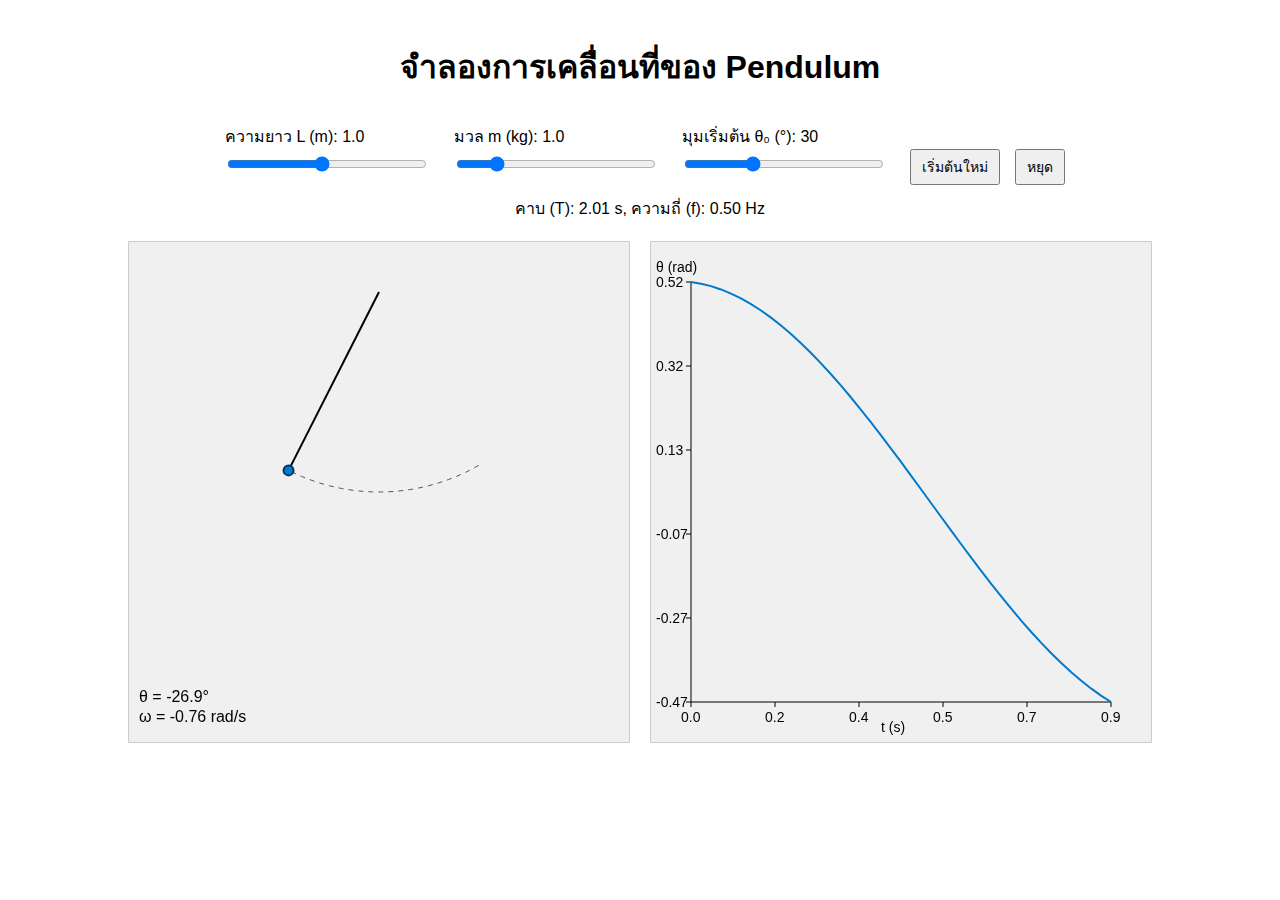
<file: pendulum_simulation.html>
<!DOCTYPE html>
<html lang="th">
<head>
  <meta charset="UTF-8">
  <meta name="viewport" content="width=device-width, initial-scale=1.0">
  <title>จำลองการเคลื่อนที่ของ Pendulum</title>
  <style>
    body { font-family: Arial, sans-serif; margin: 0; padding: 20px; }
    #controls { margin-bottom: 10px; text-align: center; }
    .control-group { margin: 10px; display: inline-block; text-align: left; }
    label { display: block; margin-bottom: 5px; }
    input[type=range] { width: 200px; }
    #info { margin-bottom: 20px; text-align: center; font-size: 16px; }
    #container { display: flex; justify-content: center; align-items: flex-start; }
    canvas { background: #f0f0f0; border: 1px solid #ccc; margin: 0 10px; }
    button { margin-left: 10px; padding: 5px 10px; font-size: 14px; }
  </style>
</head>
<body>
  <h1 style="text-align:center;">จำลองการเคลื่อนที่ของ Pendulum</h1>
  <div id="controls">
    <div class="control-group">
      <label>ความยาว L (m): <span id="L-value">1.0</span></label>
      <input type="range" id="L" min="0.1" max="2.0" step="0.1" value="1.0">
    </div>
    <div class="control-group">
      <label>มวล m (kg): <span id="m-value">1.0</span></label>
      <input type="range" id="m" min="0.1" max="5.0" step="0.1" value="1.0">
    </div>
    <div class="control-group">
      <label>มุมเริ่มต้น θ₀ (°): <span id="theta0-value">30</span></label>
      <input type="range" id="theta0" min="1" max="89" step="1" value="30">
    </div>
    <button id="reset">เริ่มต้นใหม่</button>
    <button id="pause">หยุด</button>
  </div>
  <div id="info">
    คาบ (T): <span id="period">0.00</span> s, ความถี่ (f): <span id="freq">0.00</span> Hz
  </div>
  <div id="container">
    <canvas id="canvasSim" width="500" height="500"></canvas>
    <canvas id="canvasPlot" width="500" height="500"></canvas>
  </div>
  <script>
    document.addEventListener('DOMContentLoaded', () => {
      const simCanvas = document.getElementById('canvasSim');
      const simCtx = simCanvas.getContext('2d');
      const plotCanvas = document.getElementById('canvasPlot');
      const plotCtx = plotCanvas.getContext('2d');
      simCtx.font = '16px sans-serif';
      plotCtx.font = '14px sans-serif';

      const LControl = document.getElementById('L');
      const mControl = document.getElementById('m');
      const thetaControl = document.getElementById('theta0');
      const resetBtn = document.getElementById('reset');
      const pauseBtn = document.getElementById('pause');
      const LVal = document.getElementById('L-value');
      const mVal = document.getElementById('m-value');
      const thetaVal = document.getElementById('theta0-value');
      const periodSpan = document.getElementById('period');
      const freqSpan = document.getElementById('freq');

      let L, m, theta, omega, g, origin, scale, timeStep, history, simTime;
      let isPaused = false;

      function initSimulation() {
        g = 9.81;
        scale = 200;
        timeStep = 0.02;
        origin = { x: simCanvas.width / 2, y: 50 };
      }

      function updateParameters() {
        L = parseFloat(LControl.value);
        m = parseFloat(mControl.value);
        theta = parseFloat(thetaControl.value) * Math.PI / 180;
        omega = 0;
        history = [];
        simTime = 0;
        LVal.textContent = L.toFixed(1);
        mVal.textContent = m.toFixed(1);
        thetaVal.textContent = thetaControl.value;
        const period = 2 * Math.PI * Math.sqrt(L / g);
        const frequency = 1 / period;
        periodSpan.textContent = period.toFixed(2);
        freqSpan.textContent = frequency.toFixed(2);
      }

      LControl.addEventListener('input', updateParameters);
      mControl.addEventListener('input', updateParameters);
      thetaControl.addEventListener('input', updateParameters);
      resetBtn.addEventListener('click', () => {
        updateParameters();
        if (isPaused) togglePause();
      });
      pauseBtn.addEventListener('click', togglePause);

      function togglePause() {
        isPaused = !isPaused;
        pauseBtn.textContent = isPaused ? 'เล่น' : 'หยุด';
      }

      function step() {
        const alpha = - (g / L) * Math.sin(theta);
        omega += alpha * timeStep;
        theta += omega * timeStep;
        simTime += timeStep;
        const x = origin.x + scale * L * Math.sin(theta);
        const y = origin.y + scale * L * Math.cos(theta);
        history.push({ x, y, t: simTime, theta });
        while (history.length && history[0].t < simTime - 10) history.shift();
      }

      function drawSim() {
        simCtx.clearRect(0, 0, simCanvas.width, simCanvas.height);
        if (history.length > 1) {
          simCtx.save();
          simCtx.setLineDash([5,5]);
          simCtx.beginPath();
          simCtx.moveTo(history[0].x, history[0].y);
          history.slice(1).forEach(p => simCtx.lineTo(p.x, p.y));
          simCtx.strokeStyle = '#555'; simCtx.lineWidth = 1;
          simCtx.stroke();
          simCtx.restore();
        }
        const x = origin.x + scale * L * Math.sin(theta);
        const y = origin.y + scale * L * Math.cos(theta);
        simCtx.beginPath();
        simCtx.moveTo(origin.x, origin.y);
        simCtx.lineTo(x, y);
        simCtx.strokeStyle = '#000'; simCtx.lineWidth = 2; simCtx.stroke();
        simCtx.beginPath();
        simCtx.arc(x, y, m * 5, 0, 2 * Math.PI);
        simCtx.fillStyle = '#007acc'; simCtx.fill();
        simCtx.strokeStyle = '#003366'; simCtx.stroke();
        simCtx.fillStyle = '#000';
        simCtx.fillText(`θ = ${(theta*180/Math.PI).toFixed(1)}°`, 10, simCanvas.height - 40);
        simCtx.fillText(`ω = ${omega.toFixed(2)} rad/s`, 10, simCanvas.height - 20);
      }

      function drawPlot() {
        const w = plotCanvas.width;
        const h = plotCanvas.height;
        const margin = 40;
        plotCtx.clearRect(0, 0, w, h);
        plotCtx.beginPath();
        plotCtx.moveTo(margin, h - margin); plotCtx.lineTo(w - margin, h - margin);
        plotCtx.moveTo(margin, margin); plotCtx.lineTo(margin, h - margin);
        plotCtx.strokeStyle = '#000'; plotCtx.lineWidth = 1; plotCtx.stroke();
        if (history.length > 1) {
          const tMin = history[0].t;
          const tMax = history[history.length - 1].t;
          let thetaMin = Math.min(...history.map(p => p.theta));
          let thetaMax = Math.max(...history.map(p => p.theta));
          if (thetaMin === thetaMax) { thetaMin -= 0.1; thetaMax += 0.1; }
          const xTicks = 5;
          for (let i = 0; i <= xTicks; i++) {
            const t = tMin + (tMax - tMin) * (i / xTicks);
            const xPos = margin + (w - 2*margin) * (i / xTicks);
            plotCtx.beginPath();
            plotCtx.moveTo(xPos, h - margin); plotCtx.lineTo(xPos, h - margin + 5); plotCtx.stroke();
            plotCtx.fillText(t.toFixed(1), xPos - 10, h - margin + 20);
          }
          const yTicks = 5;
          for (let i = 0; i <= yTicks; i++) {
            const thetaValAxis = thetaMin + (thetaMax - thetaMin) * (i / yTicks);
            const yPDot = h - (margin + (h - 2*margin) * (i / yTicks));
            plotCtx.beginPath();
            plotCtx.moveTo(margin - 5, yPDot); plotCtx.lineTo(margin, yPDot); plotCtx.stroke();
            plotCtx.fillText(thetaValAxis.toFixed(2), 5, yPDot + 5);
          }
          plotCtx.beginPath();
          history.forEach((p, i) => {
            const xP = margin + ((p.t - tMin) / (tMax - tMin)) * (w - 2*margin);
            const yP = h - (margin + ((p.theta - thetaMin) / (thetaMax - thetaMin)) * (h - 2*margin));
            i===0? plotCtx.moveTo(xP, yP): plotCtx.lineTo(xP, yP);
          });
          plotCtx.strokeStyle = '#007acc'; plotCtx.lineWidth = 2; plotCtx.stroke();
        }
        plotCtx.fillStyle = '#000';
        plotCtx.fillText('t (s)', w/2 - 20, h - 10);
        plotCtx.fillText('θ (rad)', 5, margin - 10);
      }

      function animate() {
        if (!isPaused) {
          drawSim(); drawPlot(); step();
        }
        requestAnimationFrame(animate);
      }

      initSimulation(); updateParameters(); animate();
    });
  </script>
</body>
</html>
</file>
